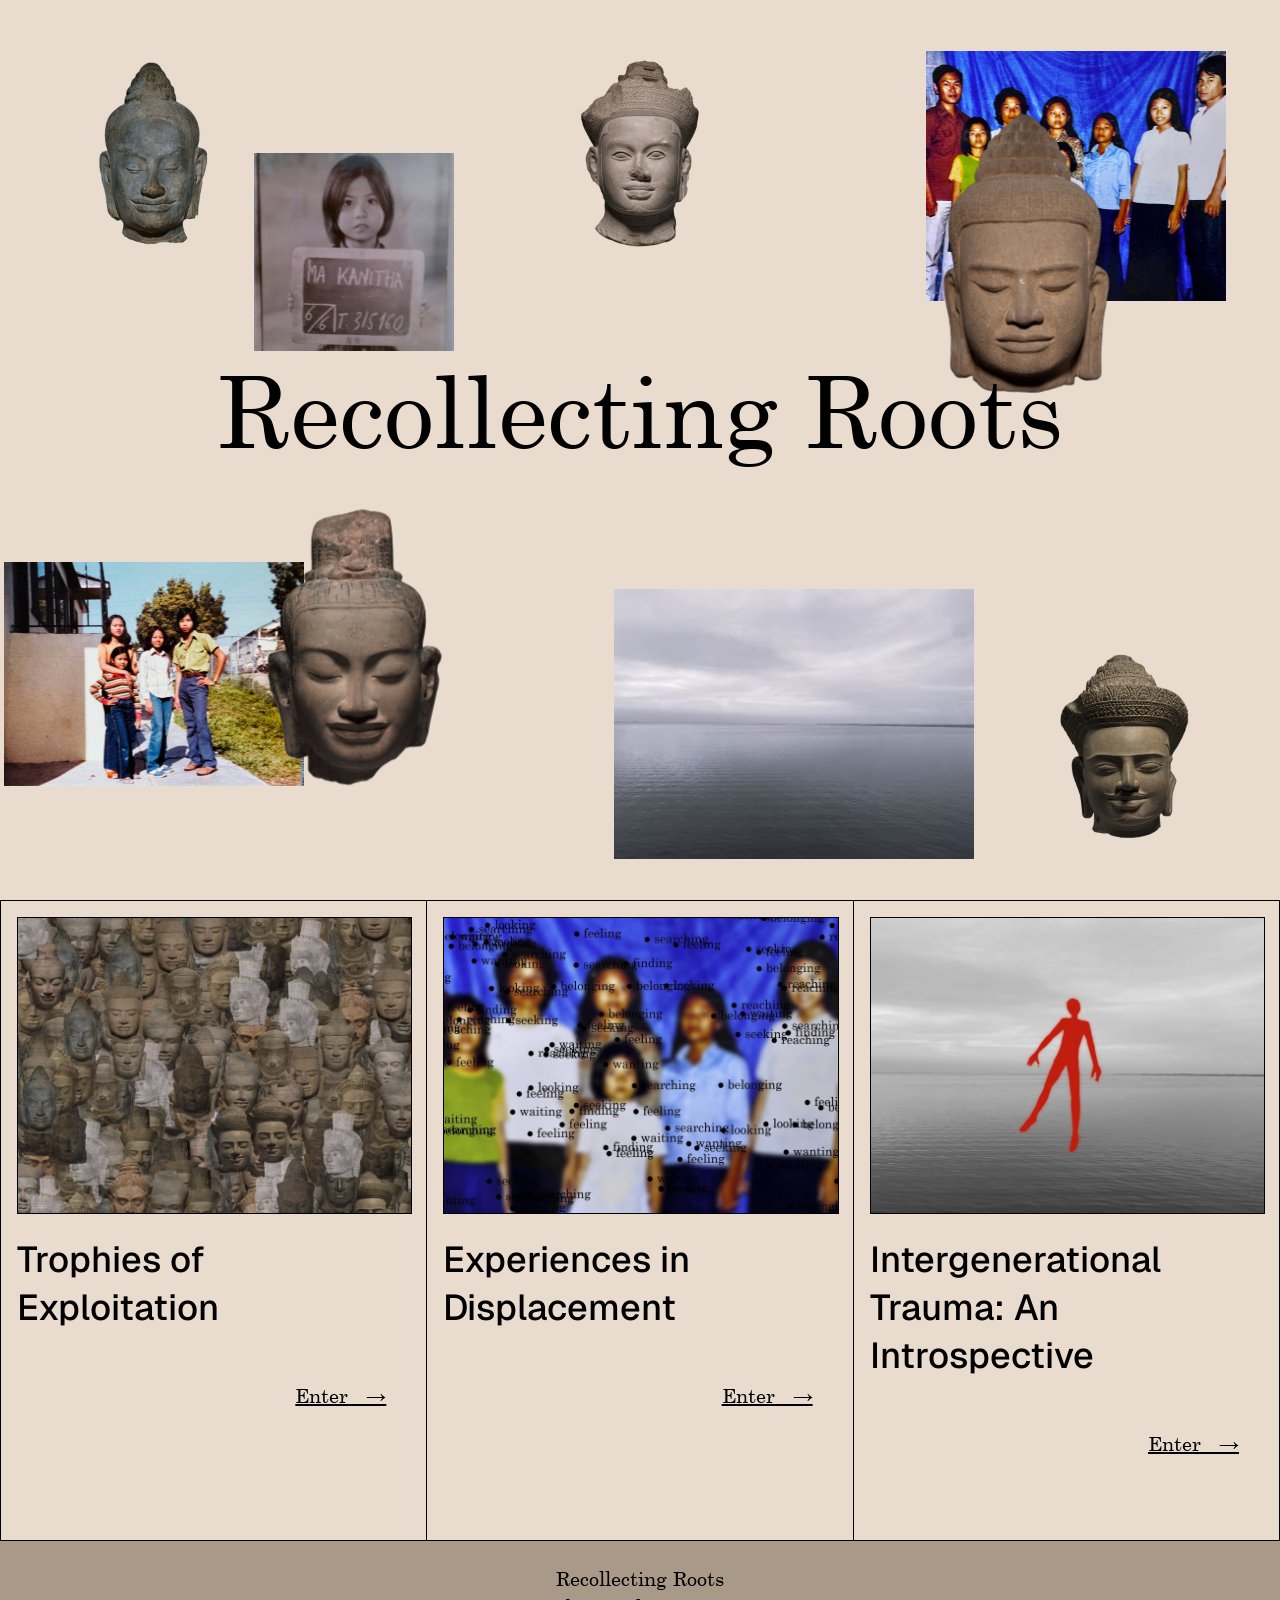
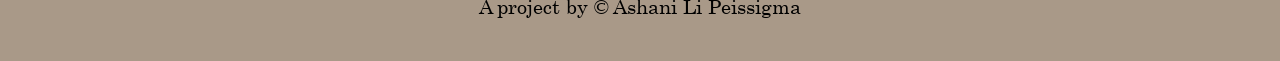
<file: index.html>
<!DOCTYPE html>
<html lang="en">
  <head>
    <meta charset="utf-8" />
    <meta name="viewport" content="width=device-width, initial-scale=1.0">

    <title>Recollecting Roots</title>

    <link rel="stylesheet" type="text/css" href="css/style.css">
    <link rel="stylesheet" type="text/css" href="css/fonts.css">
    <link rel="icon" type="image/png" href="img/icon.png">
    <!--
    <link href="https://fonts.googleapis.com/css2?family=Geist:wght@100..900&display=swap" rel="stylesheet">
    <link href="https://fonts.googleapis.com/css2?family=Crimson+Pro:ital,wght@0,200..900;1,200..900&display=swap" rel="stylesheet">
    -->
    

    <script src="libraries/p5.min.js"></script>
    <script src="libraries/p5.sound.min.js"></script>
  </head>

  <body>

    <header id="mobile-header" class="flex">
		    <h3>Recollecting Roots</h3>       
        <button><p>&#8801;</p></button>
    </header> <!--close mobile-header-->  

    <div id="canvas-container"></div>

    <main id="home">
      <!--
      <aside>
      </aside>
      --> 
      <section class="flex">

        <!-- Card 1 -->
        <div class="card">
          <div class="card-flex-left">
            <img src="img/article1_thumb.jpg" alt="">
          </div>
          <div class="card-flex-right">
            <h2>Trophies of Exploitation</h2>
            <h3><a href="1/index.html">Enter &#xa0; &#8594;</a></h3>
          </div>
        </div> <!--close card 1-->

        <!-- Card 2 -->
        <div class="card">
          <div class="card-flex-left">
            <img src="img/article2_thumb.jpg" alt="">
          </div>
          <div class="card-flex-right">
            <h2>Experiences in Displacement</h2>
            <h3><a href="2/index.html">Enter &#xa0; &#8594;</a></h3>
          </div>
        </div> <!--close card 2-->

        <!-- Card 3 -->
        <div class="card">
          <div class="card-flex-left">
            <img src="img/article3_thumb.jpg" alt="">
          </div>
          <div class="card-flex-right">
            <h2>Intergenerational Trauma: An Introspective</h2>
            <h3><a href="3/index.html">Enter &#xa0; &#8594;</a></h3>
          </div>
        </div> <!--close card 3-->

      </section> <!--close section--> 
    </main> <!--close main--> 

    <footer>
      <!--footer content-->  
    </footer> <!--close footer--> 

    <script src="sketch.js"></script>
    <script src="https://ajax.googleapis.com/ajax/libs/jquery/3.7.1/jquery.min.js"></script>
    <!-- Write your jQuery code inside of the .ready() function below -->
    <script>
      $(document).ready(function() {
        $('aside').load('modules/aside.html');
        $('footer').load('modules/footer.html');
      }); //close .ready()
    </script>
  </body>
</html>
</file>
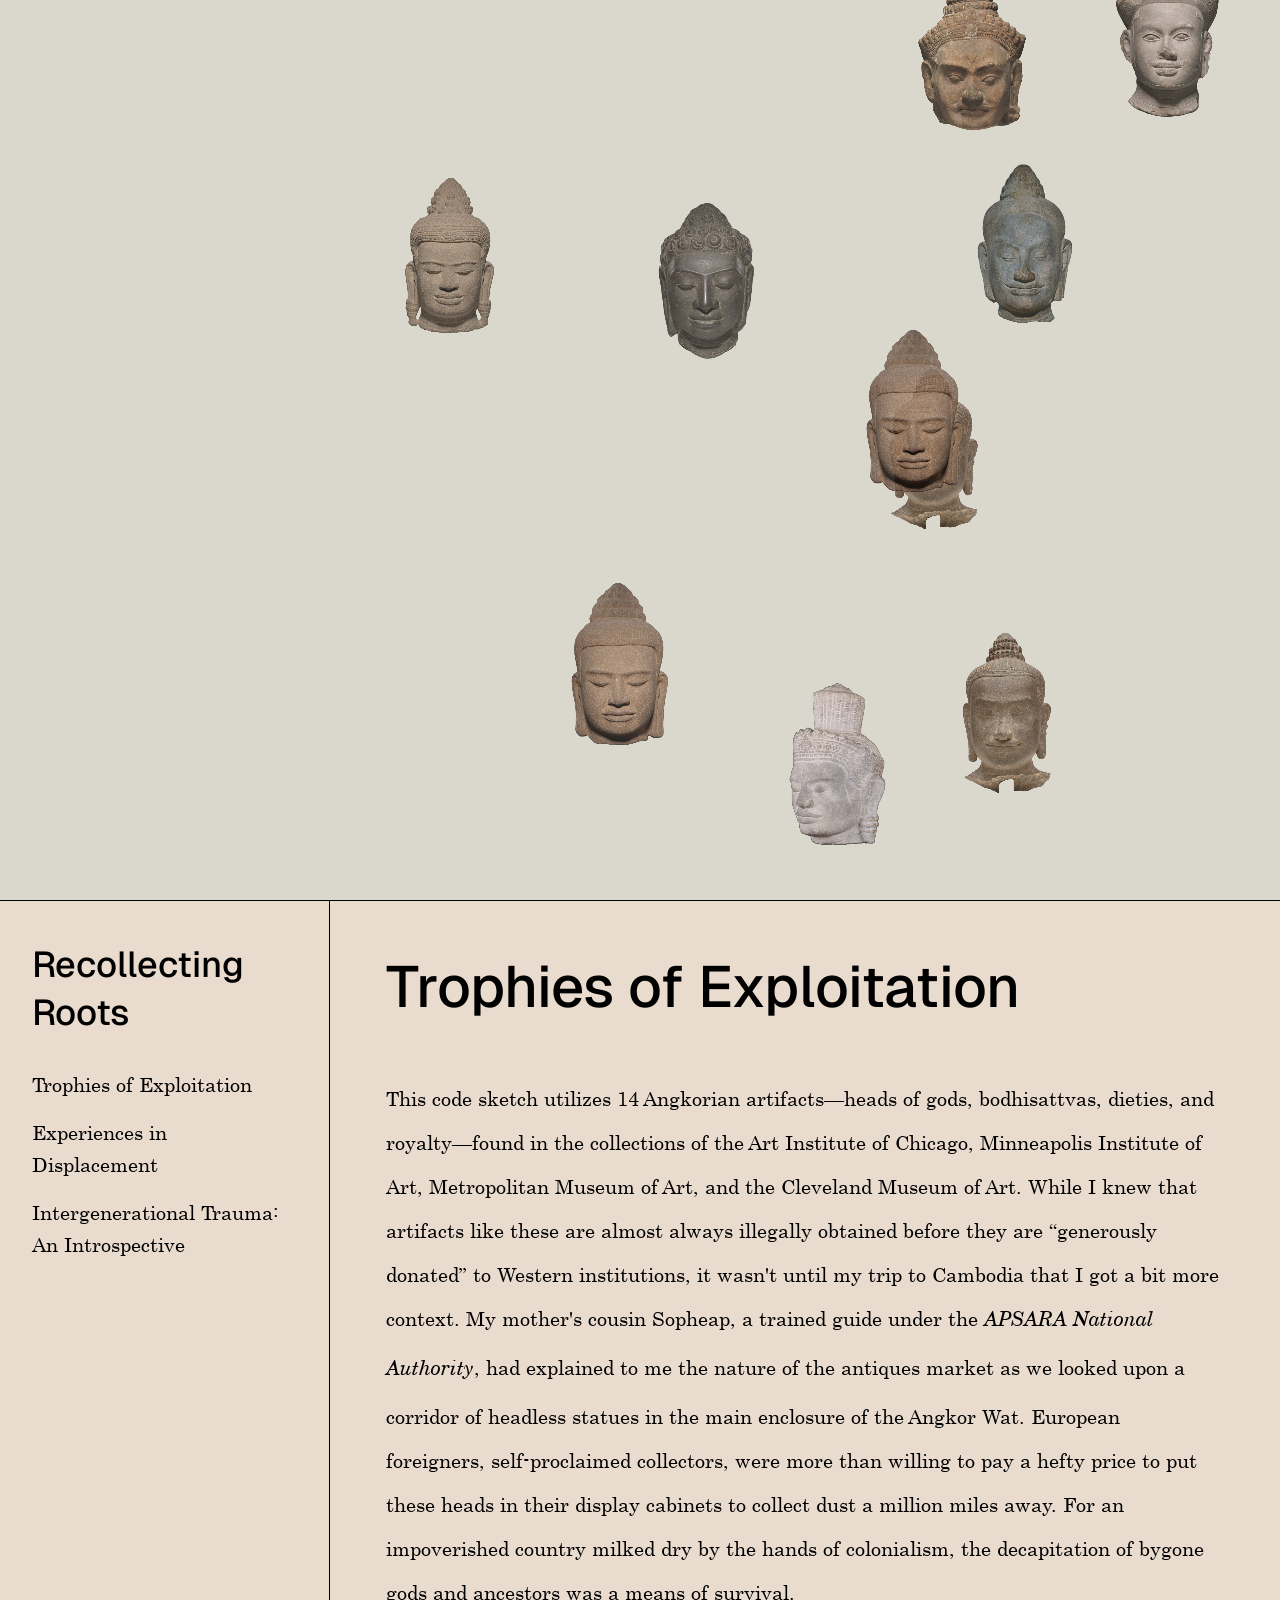
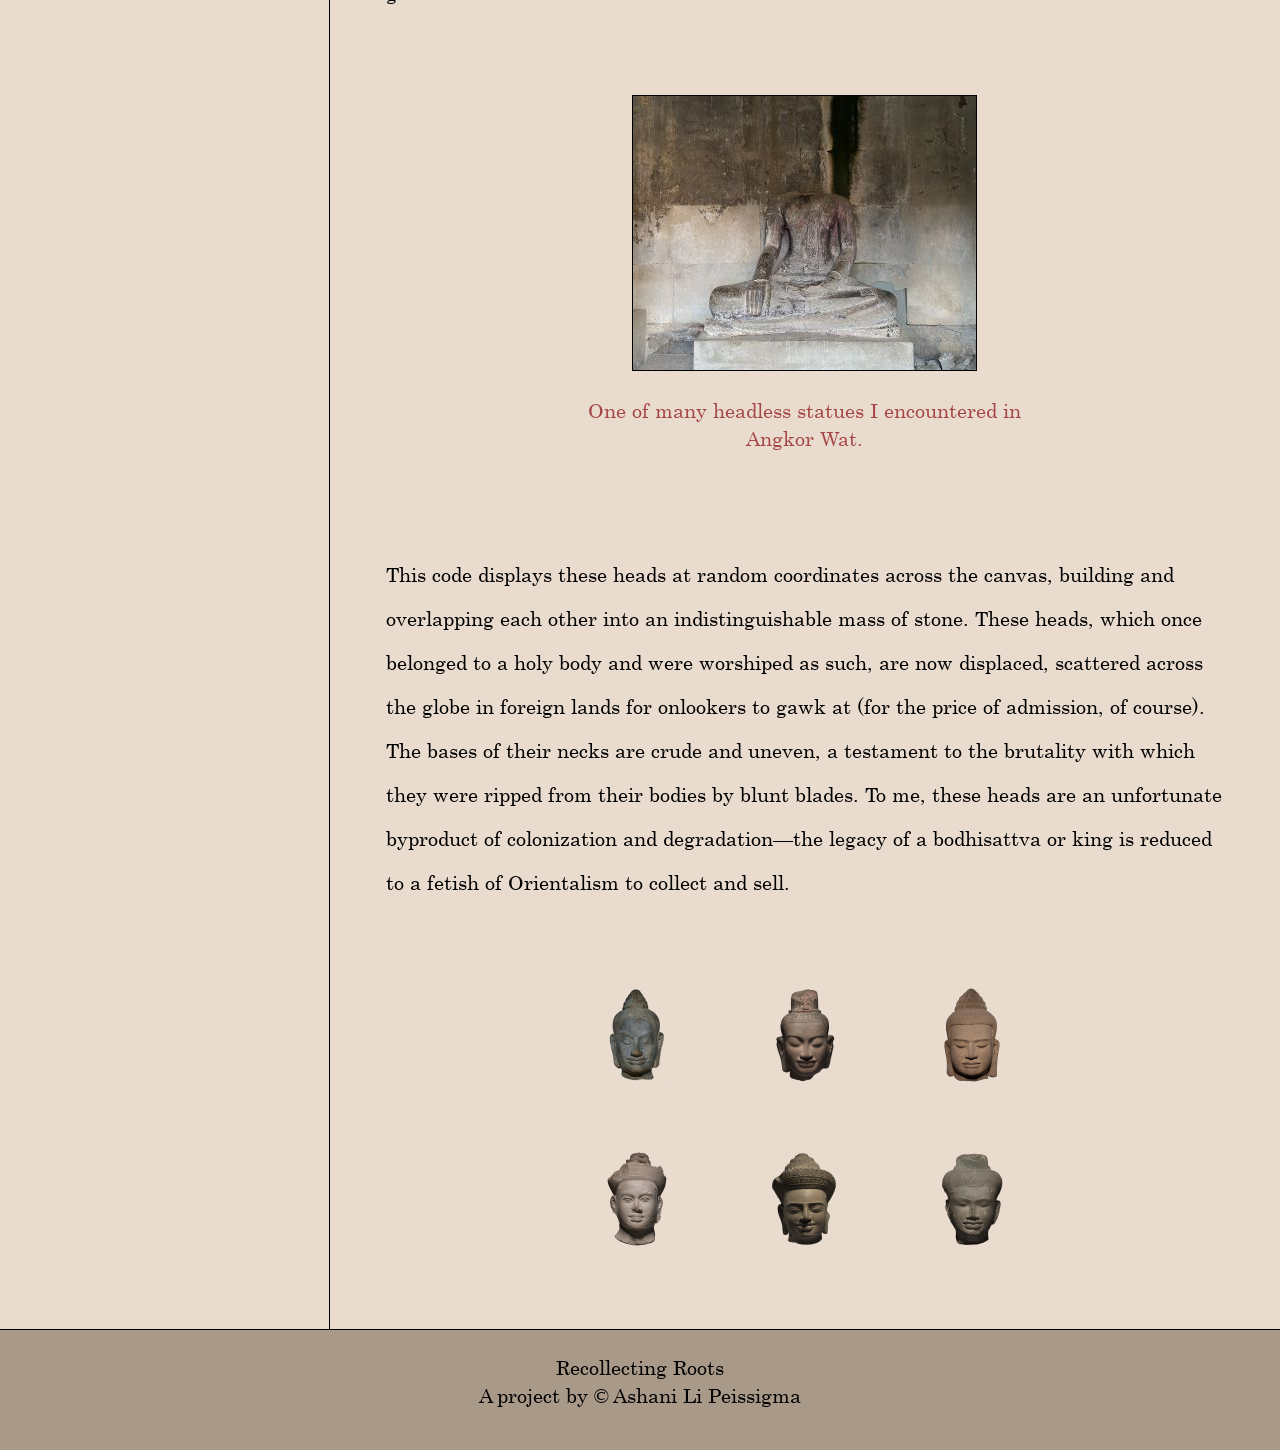
<file: 1/index.html>
<!DOCTYPE html>
<html lang="en">
  <head>
    <meta charset="utf-8" />
    <meta name="viewport" content="width=device-width, initial-scale=1.0">

    <title>Article 1</title>

    <!---->
    <link rel="stylesheet" type="text/css" href="../css/style.css">
    <!---->
    <link rel="stylesheet" type="text/css" href="../css/fonts.css">
    <link href="https://fonts.googleapis.com/css2?family=Geist:wght@100..900&display=swap" rel="stylesheet">
    <link href="https://fonts.googleapis.com/css2?family=Crimson+Pro:ital,wght@0,200..900;1,200..900&display=swap" rel="stylesheet">

    <script src="libraries/p5.min.js"></script>
    <script src="libraries/p5.sound.min.js"></script>
  </head>

  <body >

    <header id="mobile-header" class="flex">
		    <h3>Recollecting Roots</h3>       
        <button><p>&#8801;</p></button>
    </header> <!--close mobile-header-->         
    
    <div id="canvas-container"></div>

    <main class="article-page-flex">
      <aside>
        <div class="sticky">
          <h2><a href="../index.html">Recollecting Roots</a></h2>
          <h3><a href="index.html">Trophies of Exploitation</a></h3>
          <h3><a href="../2/index.html">Experiences in Displacement</a></h3>
          <h3><a href="../3/index.html">Intergenerational Trauma: An Introspective</a></h3>
        </div>
      </aside> <!--close aside-->  

      <article class="flex">
        <h1>Trophies of Exploitation</h1>
        
        <div class="p-container">
          <p>This code sketch utilizes 14 Angkorian artifacts—heads of gods, bodhisattvas, dieties, and royalty—found in the collections of the Art Institute of Chicago, Minneapolis Institute of Art, Metropolitan Museum of Art, and the Cleveland Museum of Art. While I knew that artifacts like these are almost always illegally obtained before they are “generously donated” to Western institutions, it wasn't until my trip to Cambodia that I got a bit more context. My mother's cousin Sopheap, a trained guide under the <span>APSARA National Authority</span>, had explained to me the nature of the antiques market as we looked upon a corridor of headless statues in the main enclosure of the Angkor Wat. European foreigners, self-proclaimed collectors, were more than willing to pay a hefty price to put these heads in their display cabinets to collect dust a million miles away. For an impoverished country milked dry by the hands of colonialism, the decapitation of bygone gods and ancestors was a means of survival.</p>
        </div>
        <figure>
          <img src="img/buddha.jpg" alt="" class="hover">
          <figcaption><p class="caption">One of many headless statues I encountered in Angkor Wat.</p></figcaption>
        </figure>
        <div class="p-container">
          <p>This code displays these heads at random coordinates across the canvas, building and overlapping each other into an indistinguishable mass of stone. These heads, which once belonged to a holy body and were worshiped as such, are now displaced, scattered across the globe in foreign lands for onlookers to gawk at (for the price of admission, of course). The bases of their necks are crude and uneven, a testament to the brutality with which they were ripped from their bodies by blunt blades. To me, these heads are an unfortunate byproduct of colonization and degradation—the legacy of a bodhisattva or king is reduced to a fetish of Orientalism to collect and sell.</p>
        </div>
        <div class="img-flex-row">
          <img src="img/thumbs/head7.png" alt="" class="hover">
          <img src="img/thumbs/head12.png" alt="" class="hover">
          <img src="img/thumbs/head2.png" alt="" class="hover">
        </div>
        <div class="img-flex-row">
          <img src="img/thumbs/head4.png" alt="" class="hover">
          <img src="img/thumbs/head10.png" alt="" class="hover">
          <img src="img/thumbs/head14.png" alt="" class="hover">
        </div>
      </article> <!--close article-->  
    </main> <!--close main-->  

    <footer>
      <p class="caption">Recollecting Roots</p>   
      <p class="caption">A project by &copy; Ashani Li Peissigma</p> 
    </footer>  <!--close footer-->  


    <script src="sketch.js"></script>
    <script src="https://ajax.googleapis.com/ajax/libs/jquery/3.7.1/jquery.min.js"></script>
    <!-- Write your jQuery code inside of the .ready() function below -->
    <script>
      $(document).ready(function() {
      }); //close .ready()
    </script>
  </body>
</html>
</file>
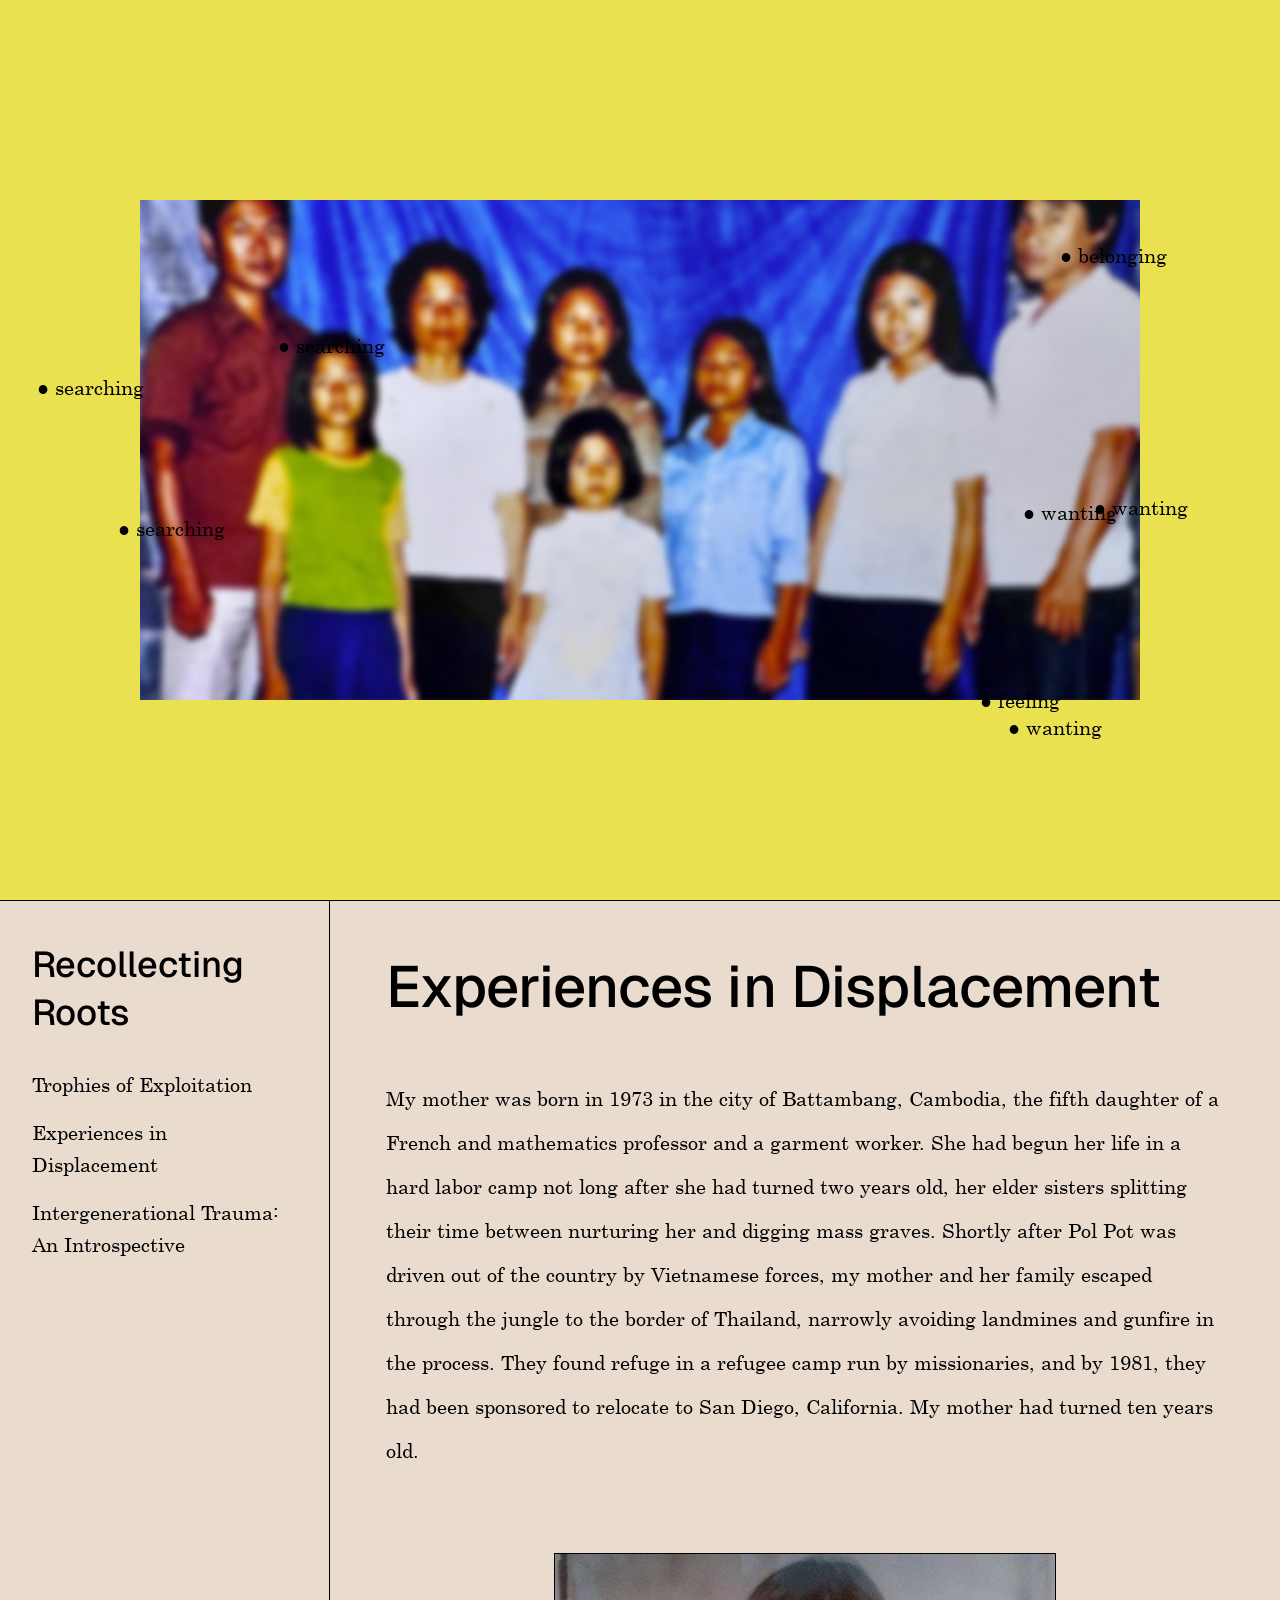
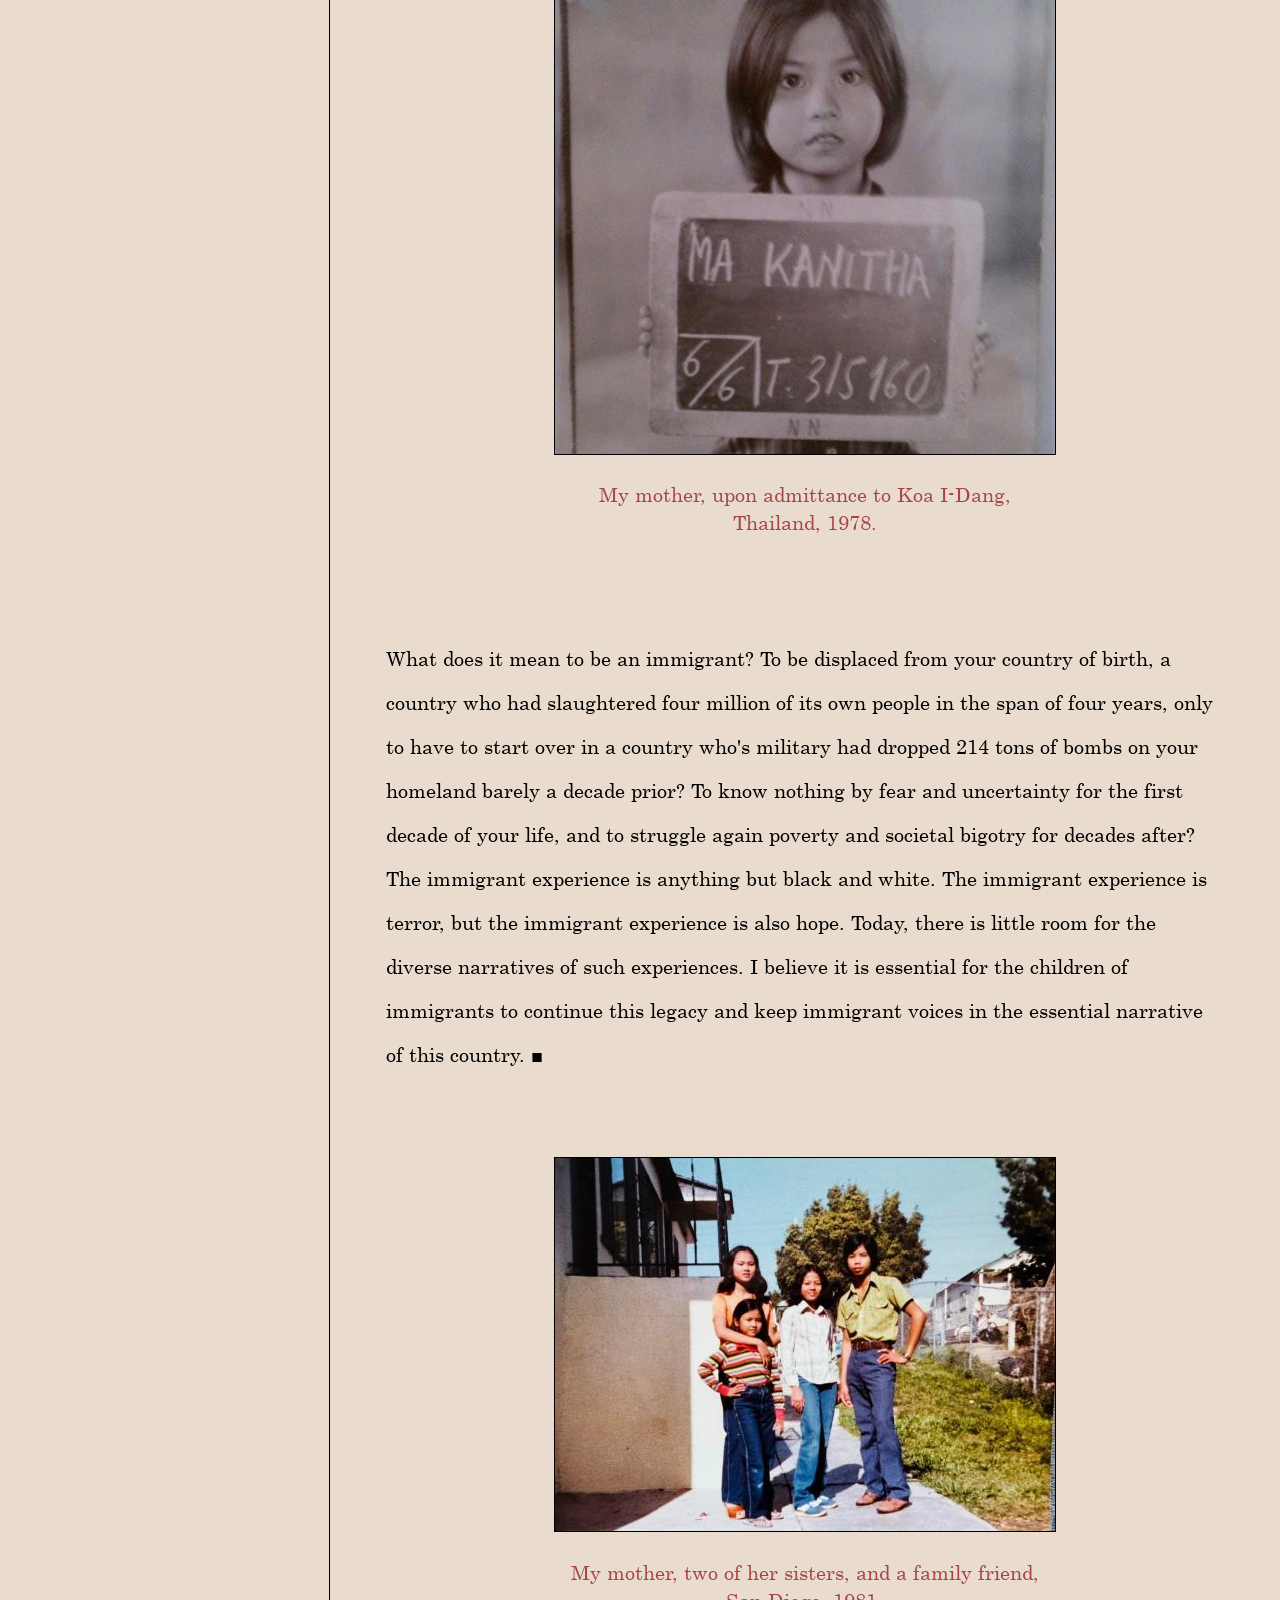
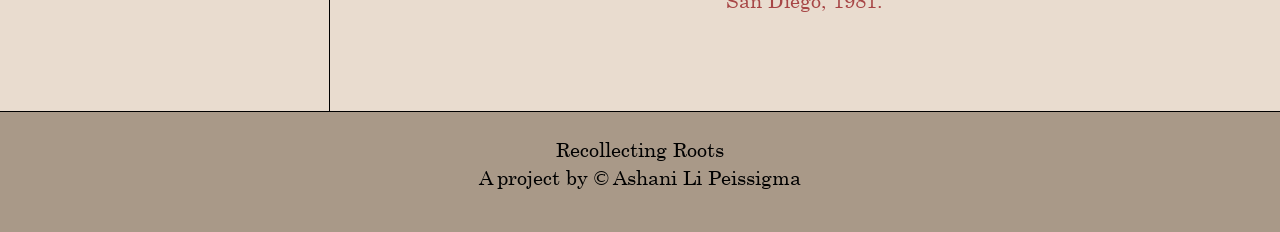
<file: 2/index.html>
<!DOCTYPE html>
<html lang="en">
  <head>
    <meta charset="utf-8" />
    <meta name="viewport" content="width=device-width, initial-scale=1.0">

    <title>Experiences in Displacement</title>

    <link rel="stylesheet" type="text/css" href="../css/style.css">
    <link rel="stylesheet" type="text/css" href="../css/fonts.css">
    <link href="https://fonts.googleapis.com/css2?family=Geist:wght@100..900&display=swap" rel="stylesheet">
    <link href="https://fonts.googleapis.com/css2?family=Crimson+Pro:ital,wght@0,200..900;1,200..900&display=swap" rel="stylesheet">

    <script src="libraries/p5.min.js"></script>
    <script src="libraries/p5.sound.min.js"></script>
  </head> <!--close head-->   

  <body> 

    <header id="mobile-header" class="flex">
		    <h3>Recollecting Roots</h3>       
        <button><p>&#8801;</p></button>
    </header> <!--close mobile-header-->         
    
    <div id="canvas-container"></div>

    <main class="article-page-flex">
      <aside>
        <div class="sticky">
          <h2><a href="../index.html">Recollecting Roots</a></h2>
          <h3><a href="../1/index.html">Trophies of Exploitation</a></h3>
          <h3><a href="index.html">Experiences in Displacement</a></h3>
          <h3><a href="../3/index.html">Intergenerational Trauma: An Introspective</a></h3>
        </div>
      </aside> <!--close aside-->  

      <article class="flex">
        <h1>Experiences in Displacement</h1>
        <div class="p-container">
          <p>My mother was born in 1973 in the city of Battambang, Cambodia, the fifth daughter of a French and mathematics professor and a garment worker. She had begun her life in a hard labor camp not long after she had turned two years old, her elder sisters splitting their time between nurturing her and digging mass graves. Shortly after Pol Pot was driven out of the country by Vietnamese forces, my mother and her family escaped through the jungle to the border of Thailand, narrowly avoiding landmines and gunfire in the process. They found refuge in a refugee camp run by missionaries, and by 1981, they had been sponsored to relocate to San Diego, California. My mother had turned ten years old.</p>
        </div> <!--close .p-container-->
        <figure>
          <img src="img/momma.png" alt="" class="hover">
          <figcaption><p class="caption">My mother, upon admittance to Koa I-Dang, Thailand, 1978.</p></figcaption>
        </figure>
        <div class="p-container">
          <p>What does it mean to be an immigrant? To be displaced from your country of birth, a country who had slaughtered four million of its own people in the span of four years, only to have to start over in a country who's military had dropped 214 tons of bombs on your homeland barely a decade prior? To know nothing by fear and uncertainty for the first decade of your life, and to struggle again poverty and societal bigotry for decades after? The immigrant experience is anything but black and white. The immigrant experience is terror, but the immigrant experience is also hope. Today, there is little room for the diverse narratives of such experiences. I believe it is essential for the children of immigrants to continue this legacy and keep immigrant voices in the essential narrative of this country.  &#9632;</p>
        </div> <!--close .p-container-->
        <figure>
          <img src="img/sandiego1981.jpg" alt="" class="hover">
          <figcaption><p class="caption">My mother, two of her sisters, and a family friend, San Diego, 1981.</p></figcaption>
        </figure>
      </article> <!--close article-->  
    </main> <!--close main-->  

    <footer>
      <p class="caption">Recollecting Roots</p>   
      <p class="caption">A project by &copy; Ashani Li Peissigma</p> 
    </footer>  <!--close footer-->  


    <script src="sketch.js"></script>
    <script src="https://ajax.googleapis.com/ajax/libs/jquery/3.7.1/jquery.min.js"></script>
    <!-- Write your jQuery code inside of the .ready() function below -->
    <script>
      $(document).ready(function() {
      }); //close .ready()
    </script>

  </body> <!--close body-->
</html>
</file>
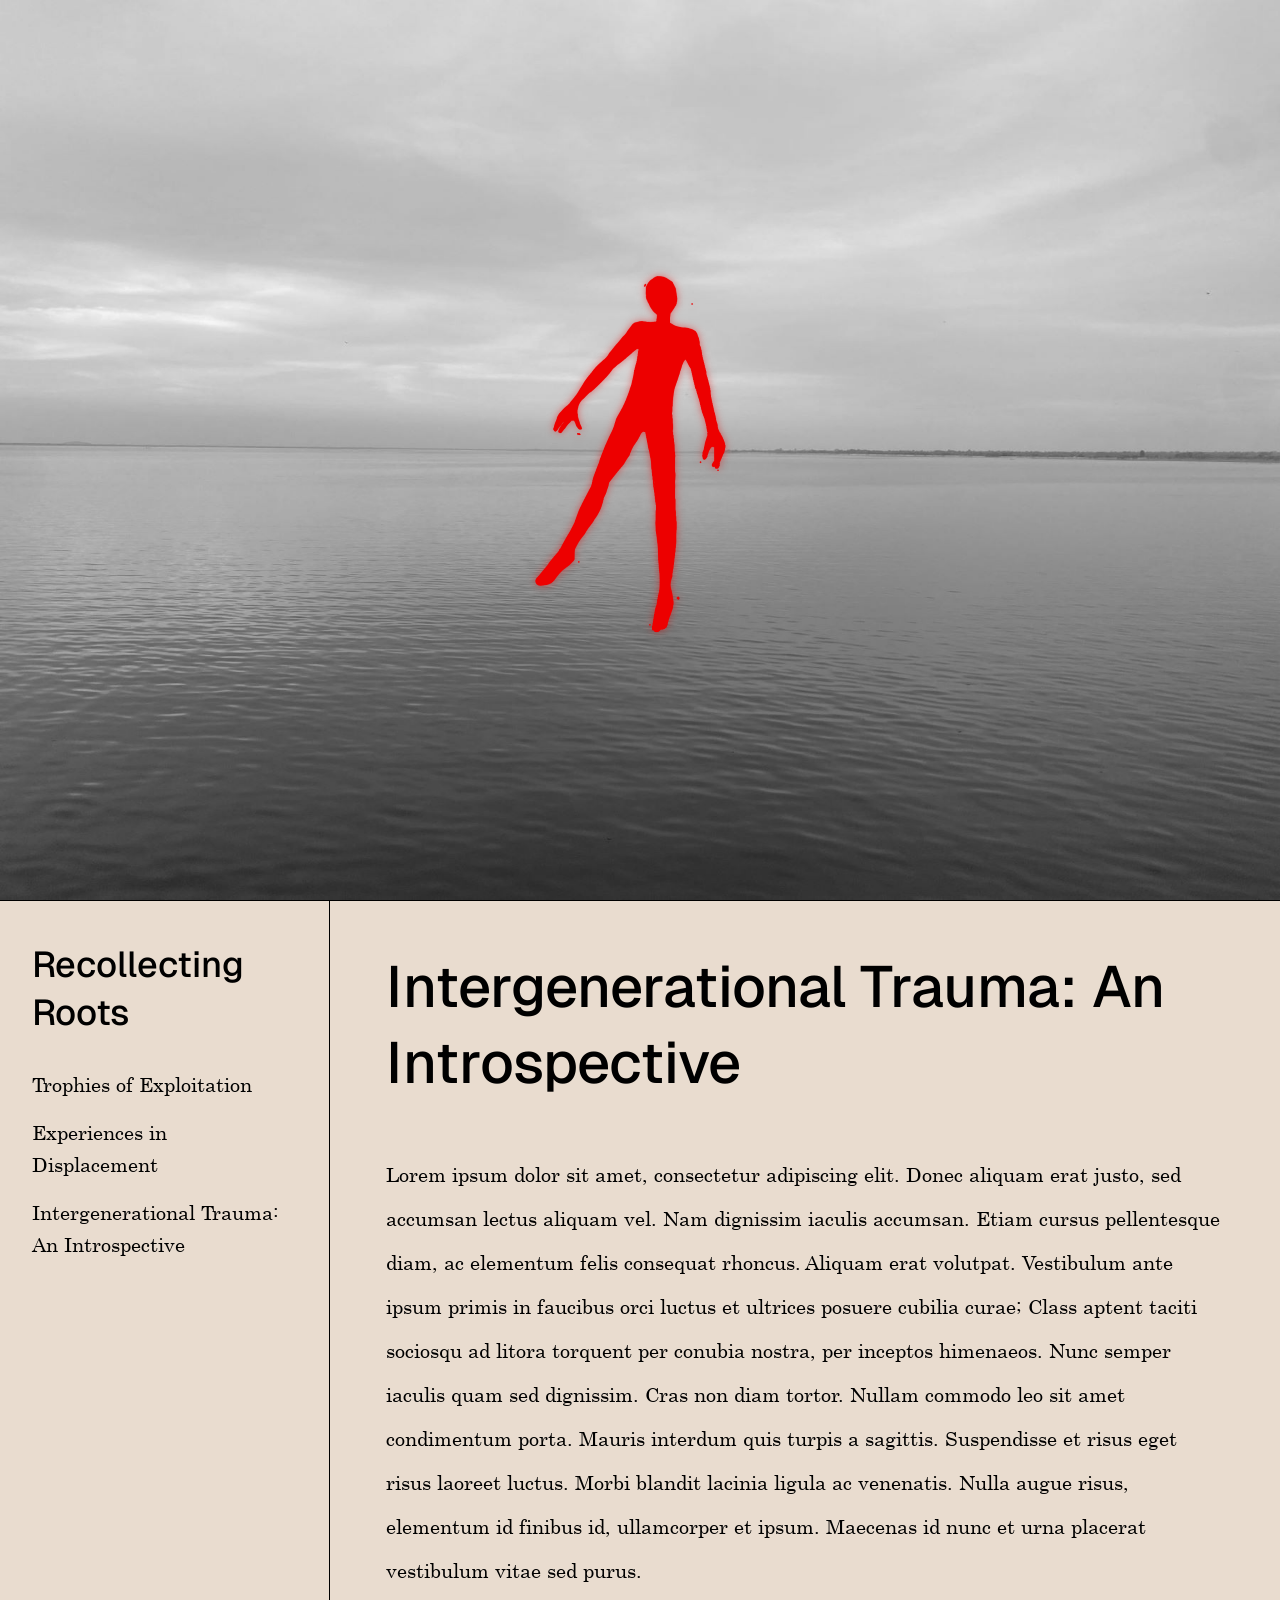
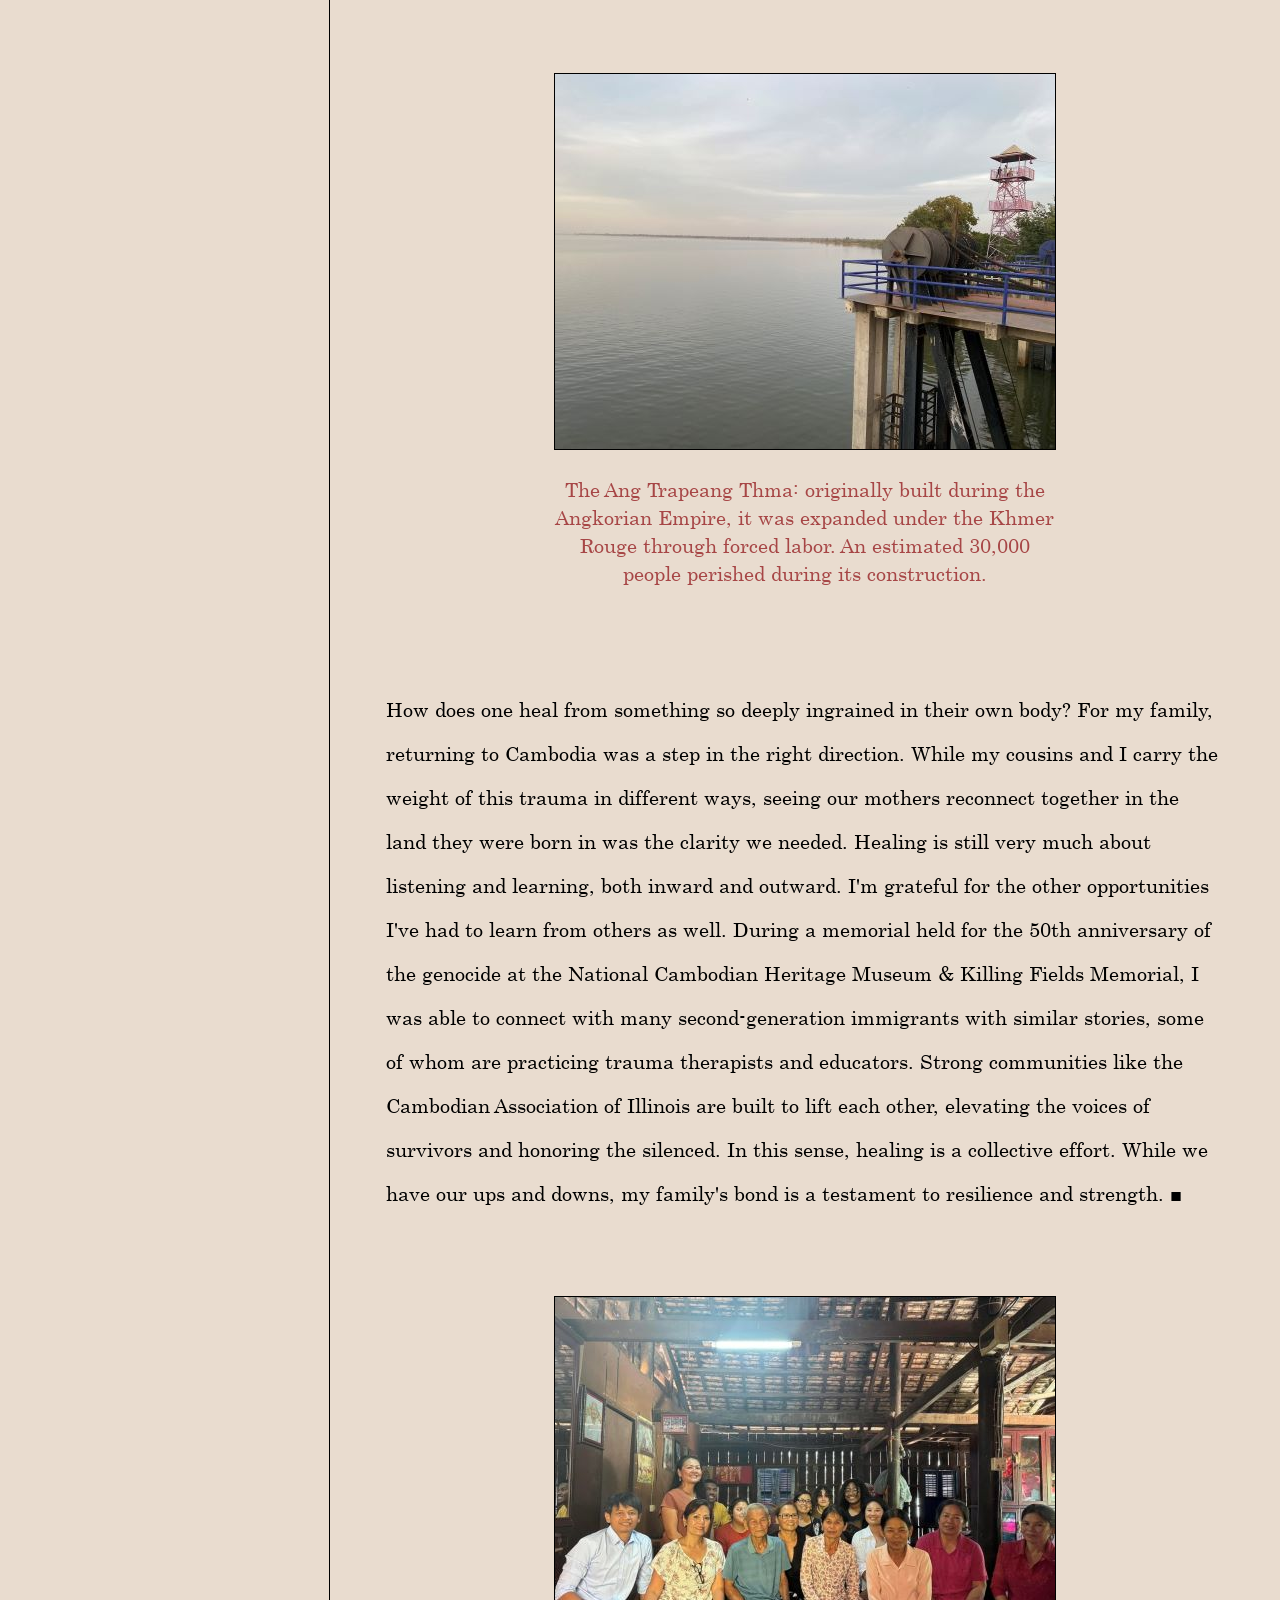
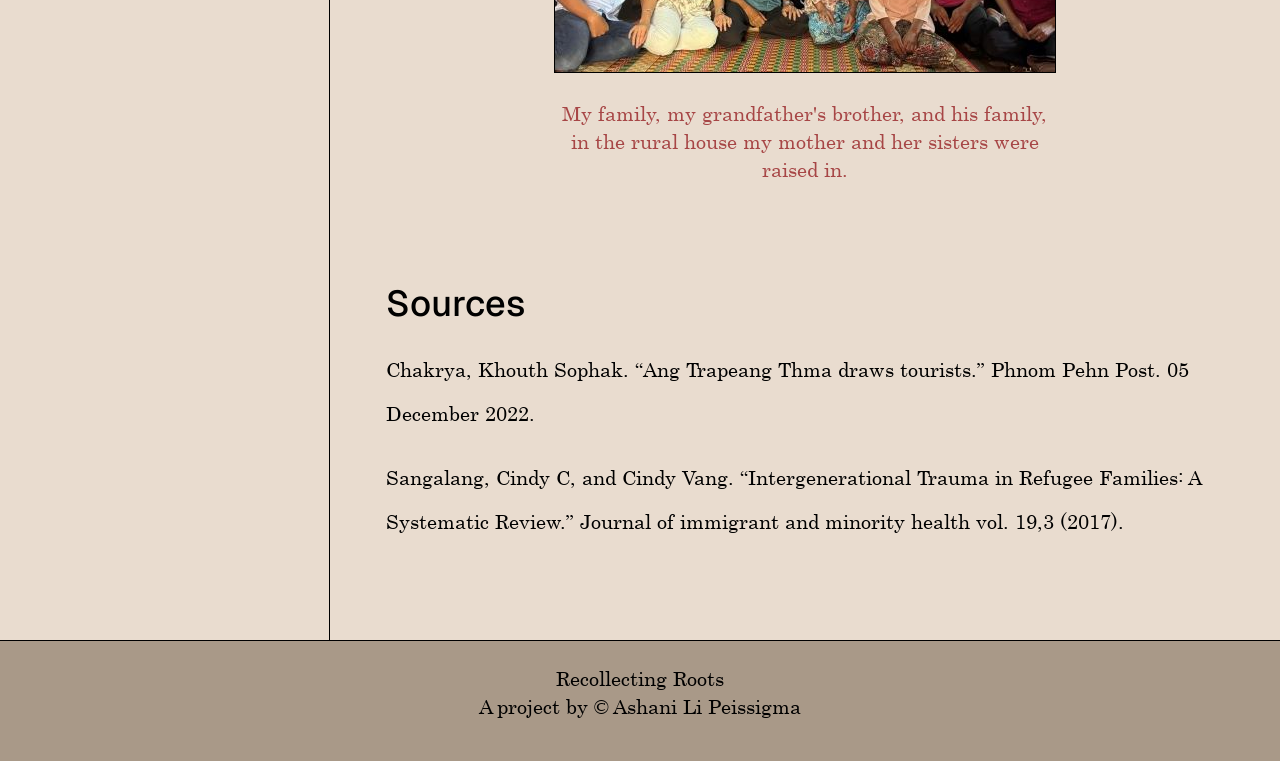
<file: 3/index.html>
<!DOCTYPE html>
<html lang="en">
  <head>
    <meta charset="utf-8" />
    <meta name="viewport" content="width=device-width, initial-scale=1.0">

    <title>Intergenerational Trauma: An Introspective</title>

    <link rel="stylesheet" type="text/css" href="../css/style.css">
    <link rel="stylesheet" type="text/css" href="../css/fonts.css">
    <link href="https://fonts.googleapis.com/css2?family=Geist:wght@100..900&display=swap" rel="stylesheet">
    <link href="https://fonts.googleapis.com/css2?family=Crimson+Pro:ital,wght@0,200..900;1,200..900&display=swap" rel="stylesheet">

    <script src="libraries/p5.min.js"></script>
    <script src="libraries/p5.sound.min.js"></script>
  </head>

  <body> 

    <header id="mobile-header" class="flex">
		    <h3>Recollecting Roots</h3>       
        <button><p>&#8801;</p></button>
    </header> <!--close mobile-header-->         
    
    <div id="canvas-container"></div>

    <main class="article-page-flex">
      <aside>
        <div class="sticky">
          <h2><a href="../index.html">Recollecting Roots</a></h2>
          <h3><a href="../1/index.html">Trophies of Exploitation</a></h3>
          <h3><a href="../2/index.html">Experiences in Displacement</a></h3>
          <h3><a href="index.html">Intergenerational Trauma: An Introspective</a></h3>
        </div>
      </aside> <!--close aside-->  

      <article class="flex">
        <h1>Intergenerational Trauma: An Introspective</h1>
        <div class="p-container">
          <p>Lorem ipsum dolor sit amet, consectetur adipiscing elit. Donec aliquam  erat justo, sed accumsan lectus aliquam vel. Nam dignissim iaculis  accumsan. Etiam cursus pellentesque diam, ac elementum felis consequat  rhoncus. Aliquam erat volutpat. Vestibulum ante ipsum primis in faucibus orci luctus et ultrices posuere cubilia curae; Class aptent taciti  sociosqu ad litora torquent per conubia nostra, per inceptos himenaeos.  Nunc semper iaculis quam sed dignissim. Cras non diam tortor. Nullam  commodo leo sit amet condimentum porta. Mauris interdum quis turpis a  sagittis. Suspendisse et risus eget risus laoreet luctus. Morbi blandit  lacinia ligula ac venenatis. Nulla augue risus, elementum id finibus id, ullamcorper et ipsum. Maecenas id nunc et urna placerat vestibulum vitae sed purus.</p>
        </div> <!--close .p-container-->
        <figure>
          <img src="img/trapeang2.jpg" alt="" class="hover">
          <figcaption><p class="caption">The Ang Trapeang Thma: originally built during the Angkorian Empire, it was expanded under the Khmer Rouge through forced labor. An estimated 30,000 people perished during its construction.</p></figcaption>
        </figure>
        <div class="p-container">
          <p>How does one heal from something so deeply ingrained in their own body? For my family, returning to Cambodia was a step in the right direction. While my cousins and I carry the weight of this trauma in different ways, seeing our mothers reconnect together in the land they were born in was the clarity we needed. Healing is still very much about listening and learning, both inward and outward. I'm grateful for the other opportunities I've had to learn from others as well. During a memorial held for the 50th anniversary of the genocide at the National Cambodian Heritage Museum & Killing Fields Memorial, I was able to connect with many second-generation immigrants with similar stories, some of whom are practicing trauma therapists and educators. Strong communities like the Cambodian Association of Illinois are built to lift each other, elevating the voices of survivors and honoring the silenced. In this sense, healing is a collective effort. While we have our ups and downs, my family's bond is a testament to resilience and strength.   &#9632;</p>
        </div> <!--close .p-container-->
        <figure>
          <img src="img/family.jpg" alt="" class="hover">
          <figcaption><p class="caption">My family, my grandfather's brother, and his family, in the rural house my mother and her sisters were raised in.</p></figcaption>
        </figure>
        <div class="p-container">
          <h2>Sources</h2>
          <p>Chakrya, Khouth Sophak. “Ang Trapeang Thma draws tourists.” Phnom Pehn Post. 05 December 2022.</p>
          <p>Sangalang, Cindy C, and Cindy Vang. “Intergenerational Trauma in Refugee Families: A Systematic Review.” Journal of immigrant and minority health vol. 19,3 (2017).</p>
        </div> <!--close .p-container-->
      </article> <!--close article-->  
    </main> <!--close main-->  

    <footer>
      <p class="caption">Recollecting Roots</p>   
      <p class="caption">A project by &copy; Ashani Li Peissigma</p> 
    </footer>  <!--close footer-->  


    <script src="sketch.js"></script>
    <script src="https://ajax.googleapis.com/ajax/libs/jquery/3.7.1/jquery.min.js"></script>
    <!-- Write your jQuery code inside of the .ready() function below -->
    <script>
      $(document).ready(function() {
      }); //close .ready()
    </script>

  </body> <!--close body-->
</html>
</file>
<file: css/style.css>
html, body {
	margin:0px;
	padding:0px;
	height:100%;
  box-sizing: border-box; 
}
html {
	font-size: 1em;
  line-height: 1.4em;
}
body {
  flex-direction: column; 
  width: 100%; 
  background-color: #E9DCCF;
}
.flex {
  display: flex; 
}


button {
  border: none; 
  background-color: #00000000; 
}
.hover {
  transition: all 200ms;
}
.hover:hover {
  transform: scale(1.05);
}


/*-------------------- Links --------------------*/
a {
  color: black;
}
a:visited {
  color: black; 
}
a:hover {
  color: #A74646;
}



/*-------------------- Div Container For Canvas --------------------*/
#canvas-container {
  border-bottom: 1px solid black; 
  width: 100%; 
  height: 100vh; 
}



/*-------------------- Mobile Nav --------------------*/
#mobile-header {        
  justify-content: space-between; 
  position: sticky;        
  top: 0;   
  padding: 4px 16px;   
  border-bottom: 1px solid black; 
       
  width: 92%;
  height: 64px; 
  background: #E9DCCF;   
}
#mobile-header button {
  height: 100%; 
}
#mobile-header button p{
  margin: 0px; 
  font-size: 48px; 
}



/*-------------------- Aside Nav --------------------*/
aside {
  display: none; 
  position: sticky; 
  top: 0; 
  padding: 0px 32px; 
  min-width: 200px;
  max-width: 280px; 
}
aside h2 {
  margin-bottom: 32px; 
}
aside a {
  display: block; 
  text-decoration: none; 
  transition: all 200ms;
}
aside a:hover {
  text-decoration: underline; 
  transform: translate(8px, 0px);
}
.sticky {
  position: sticky; 
  top: 0; 
  padding-top: 24px;
}

/*-------------------- Cards --------------------*/
section {
  flex-direction: column;
  width: 100%; 
  flex-grow: 1; 
}
.card {
  padding: 16px;
  border-bottom: 1px solid black;
  border-right: none; 
  flex-direction: column; 
  
}
.card-flex-left {
  width: 100%; 
}
.card-flex-left {
  width: 100%; 
}
.card img {
  border: 1px solid black; 
  width: 100%; 
}
.card h3 {
  margin: 48px 24px 0 0; 
  text-align: right; 
  transition: all 200ms;
}
.card h3:hover {
  text-decoration: underline; 
  transform: translate(8px, 0px);
}
#defaultCanvas {
  display: none;
}


/*-------------------- Main --------------------*/
main {
  margin: auto; 
}



/*-------------------- Articles --------------------*/
article {
  flex-direction: column; 
  align-items: center; 
  flex-grow: 1; 
}
.article-page-flex {
  display: flex; 
  flex-direction: row; 
  justify-content: space-between; 
  padding: 48px 16px;
}
h1 {
  width: 100%; 
}
.p-container {
  margin: 32px 0px; 
  width: 100%; 
}

.img-flex-row {
  display: flex; 
  flex-direction: row;
  justify-content: space-around; 
  margin: 32px 0px; 
  width: 60%;
  min-width: 300px; 
  max-width: 600px; 
}

figure {
  margin: 32px 0px; 
  text-align: center;
  max-width: 100%;   
}
figure img {
  margin-bottom: 16px; 
  border: 1px solid black;
}
figcaption p {
  margin-top: 4px;
  color: #A74646; 
}



/*-------------------- Footer --------------------*/
footer {      
  padding-top: 24px; 
  border-top: 1px solid black; 
	width: 100%;   
  height: 96px;   
	background: #A99988;
  text-align: center; 
}
footer p {
  margin: 0px; 
}



/* A better looking default horizontal rule */
hr {
  display: block;
  height: 1px;
  border: 0px;
  border-top: 1px solid #ccc;
  margin: 1em 0px;
  padding: 0px;
}



/* ========================================
MEDIA QUERIES!
You can adjust the min-width numbers below, and add as many new media queries as you need.
======================================== */

/* Minimum width for iPads and tablets.  */
@media all and (min-width: 481px) {



} /* closes 481px+ */

/* Minimum width for laptops. */
@media all and (min-width: 769px) {
  /*-------------------- Main --------------------*/
  main { padding: 0; }
  /*-------------------- Nav --------------------*/
  #mobile-header { display: none; }
  aside { display: block; }
  /*-------------------- Section --------------------*/
  section {
    border-left: 1px solid black; 
  }
  /*-------------------- Article --------------------*/
  article { 
    padding: 48px 56px; 
    border-left: 1px solid black; 
    width: 100%; 
  }
  .article-page-flex {
    padding: 0px; 
  }
  .img-flex-row {
  max-width: 600px;
  }
  figure {
    max-width: 60%; 
  }

/*---------- Card ----------*/
  #home {
    display: flex; 
  }
  section {
    flex-direction: row;
  }
  .card {
    display: flex; 
    flex-direction: column;
    border-bottom: none;
  border-right: 1px solid black;
    width: 33%;
  }
  .card-flex-left {
    margin-right: 24px; 
  }
  .card-flex-right {
    /* padding: 15px 24px;  */
  }
  .card h3 {
    margin-bottom: 64px; 
  }
} /* closes 769px+ */

/* Minimum width for desktop screens. */
@media all and (min-width: 1024px) {
} /* closes 1024px+ */
</file>
<file: css/fonts.css>
/*---------- Text ----------*/
@font-face {
  font-family: 'Geist';
  src: url("../fonts/Giest.ttf");
}

@font-face {
  font-family: 'Century';
  src: url('../fonts/Century.TTF');
}

@font-face {
  font-family: 'Century-Italic';
  src: url('../fonts/Century-Italic.ttf');
}



/*---------- Mobile ----------*/
h1, h2 {font-family: 'Geist';}
h3, p, .display {font-family: 'Century';}
span {font-family: 'Century-Italic'; }
.display {
  font-size: 52px;
  line-height: 56px;
  font-weight: 500;
}
h1 {
  font-size: 48px;
  line-height: 52px;
  font-weight: 500;
  margin: 0px;
}
h2 {
  font-size: 24px;
  line-height: 28px;
  font-weight: 500;
  margin: 16px 0px; 

}
h3 {
  font-size: 20px;
  line-height: 28px;
  font-weight: 400;
  margin: 16px 0px; 

}
p {
  font-size: 18px;
  line-height: 30px;
  font-weight: 400;
  margin-bottom: 16px; 
}
.caption {
  font-size: 16px;
  line-height: 24px;
  font-weight: 400;
}



/* Minimum width for iPads and tablets.  */
@media all and (min-width: 481px) {
} /* closes 481px+ */

/* Minimum width for laptops. */
@media all and (min-width: 769px) {
  /* ------- Text ------- */
    .display {
    font-size: 100px;
    line-height: 100px;
    font-weight: 500;
    margin: 0; 
    width: 100%; 
    text-align: center; 
    }
    h1 {
      font-size: 58px;
      line-height: 76px;
      font-weight: 500;
    }
    h2 {
      font-size: 36px;
      line-height: 48px;
      font-weight: 500;
    }
    h3 {
      font-size: 20px;
      line-height: 32px;
      font-weight: 400;
    }
    p {
      font-size: 20px;
      line-height: 44px;
      font-weight: 400;
    }
    .caption {
        font-size: 20px;
        line-height: 28px;
        font-weight: 400;
    }
} /* closes 769px+ */

/* Minimum width for desktop screens. */
@media all and (min-width: 1024px) {
} /* closes 1024px+ */

@media all and (min-width: 1800px) {
  h3 {
      font-size: 22px;
      line-height: 32px;
      font-weight: 400;
  }
  p {
      font-size: 22px;
      line-height: 46px;
      font-weight: 400;
  }
} /* closes 1800px+ */
</file>
